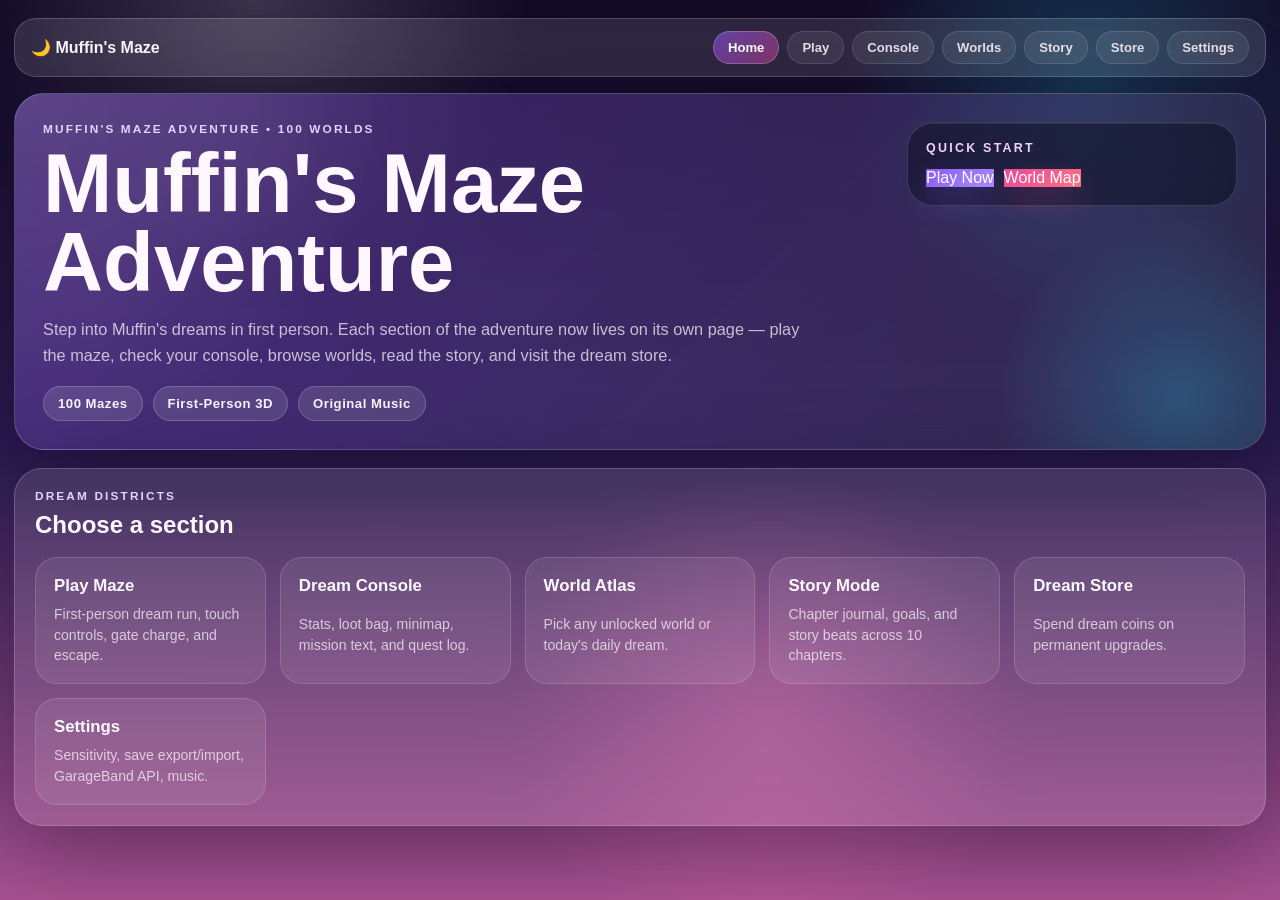
<file: index.html>
<!doctype html>
<html lang="en">
  <head>
    <meta charset="UTF-8">
    <meta name="viewport" content="width=device-width,initial-scale=1,viewport-fit=cover">
    <meta name="theme-color" content="#140b27">
    <meta name="description" content="Muffin's Maze Adventure — first-person dream maze with 100 worlds.">
    <title>Muffin's Maze Adventure — Home</title>
    <link rel="icon" href="data:image/svg+xml,%3Csvg xmlns='http://www.w3.org/2000/svg' viewBox='0 0 64 64'%3E%3Ctext y='50' font-size='46'%3E%F0%9F%8C%99%3C/text%3E%3C/svg%3E">
    <link rel="stylesheet" href="./styles.css">
    <link rel="manifest" href="./manifest.json">
  </head>
  <body data-page="home">
    <main class="experience-shell">
      <section class="hero-panel">
        <div class="hero-copy-block">
          <p class="eyebrow">Muffin's Maze Adventure • 100 Worlds</p>
          <h1>Muffin's Maze Adventure</h1>
          <p class="hero-copy">
            Step into Muffin's dreams in first person. Each section of the adventure
            now lives on its own page — play the maze, check your console, browse worlds,
            read the story, and visit the dream store.
          </p>
          <div class="hero-feature-row">
            <span class="hero-pill">100 Mazes</span>
            <span class="hero-pill">First-Person 3D</span>
            <span class="hero-pill">Original Music</span>
          </div>
        </div>
        <div class="hero-menu-card">
          <p class="menu-label">Quick start</p>
          <div class="hero-actions">
            <a class="primary" href="./play.html" style="text-align:center;display:inline-block;text-decoration:none">Play Now</a>
            <a class="secondary" href="./worlds.html" style="text-align:center;display:inline-block;text-decoration:none">World Map</a>
          </div>
        </div>
      </section>

      <section class="page-panel glass">
        <p class="eyebrow">Dream districts</p>
        <h2>Choose a section</h2>
        <div class="hub-grid">
          <a class="hub-card" href="./play.html">
            <strong>Play Maze</strong>
            <span>First-person dream run, touch controls, gate charge, and escape.</span>
          </a>
          <a class="hub-card" href="./console.html">
            <strong>Dream Console</strong>
            <span>Stats, loot bag, minimap, mission text, and quest log.</span>
          </a>
          <a class="hub-card" href="./worlds.html">
            <strong>World Atlas</strong>
            <span>Pick any unlocked world or today's daily dream.</span>
          </a>
          <a class="hub-card" href="./story.html">
            <strong>Story Mode</strong>
            <span>Chapter journal, goals, and story beats across 10 chapters.</span>
          </a>
          <a class="hub-card" href="./store.html">
            <strong>Dream Store</strong>
            <span>Spend dream coins on permanent upgrades.</span>
          </a>
          <a class="hub-card" href="./settings.html">
            <strong>Settings</strong>
            <span>Sensitivity, save export/import, GarageBand API, music.</span>
          </a>
        </div>
      </section>
    </main>
    <script src="./js/site-nav.js"></script>
  </body>
</html>
</file>
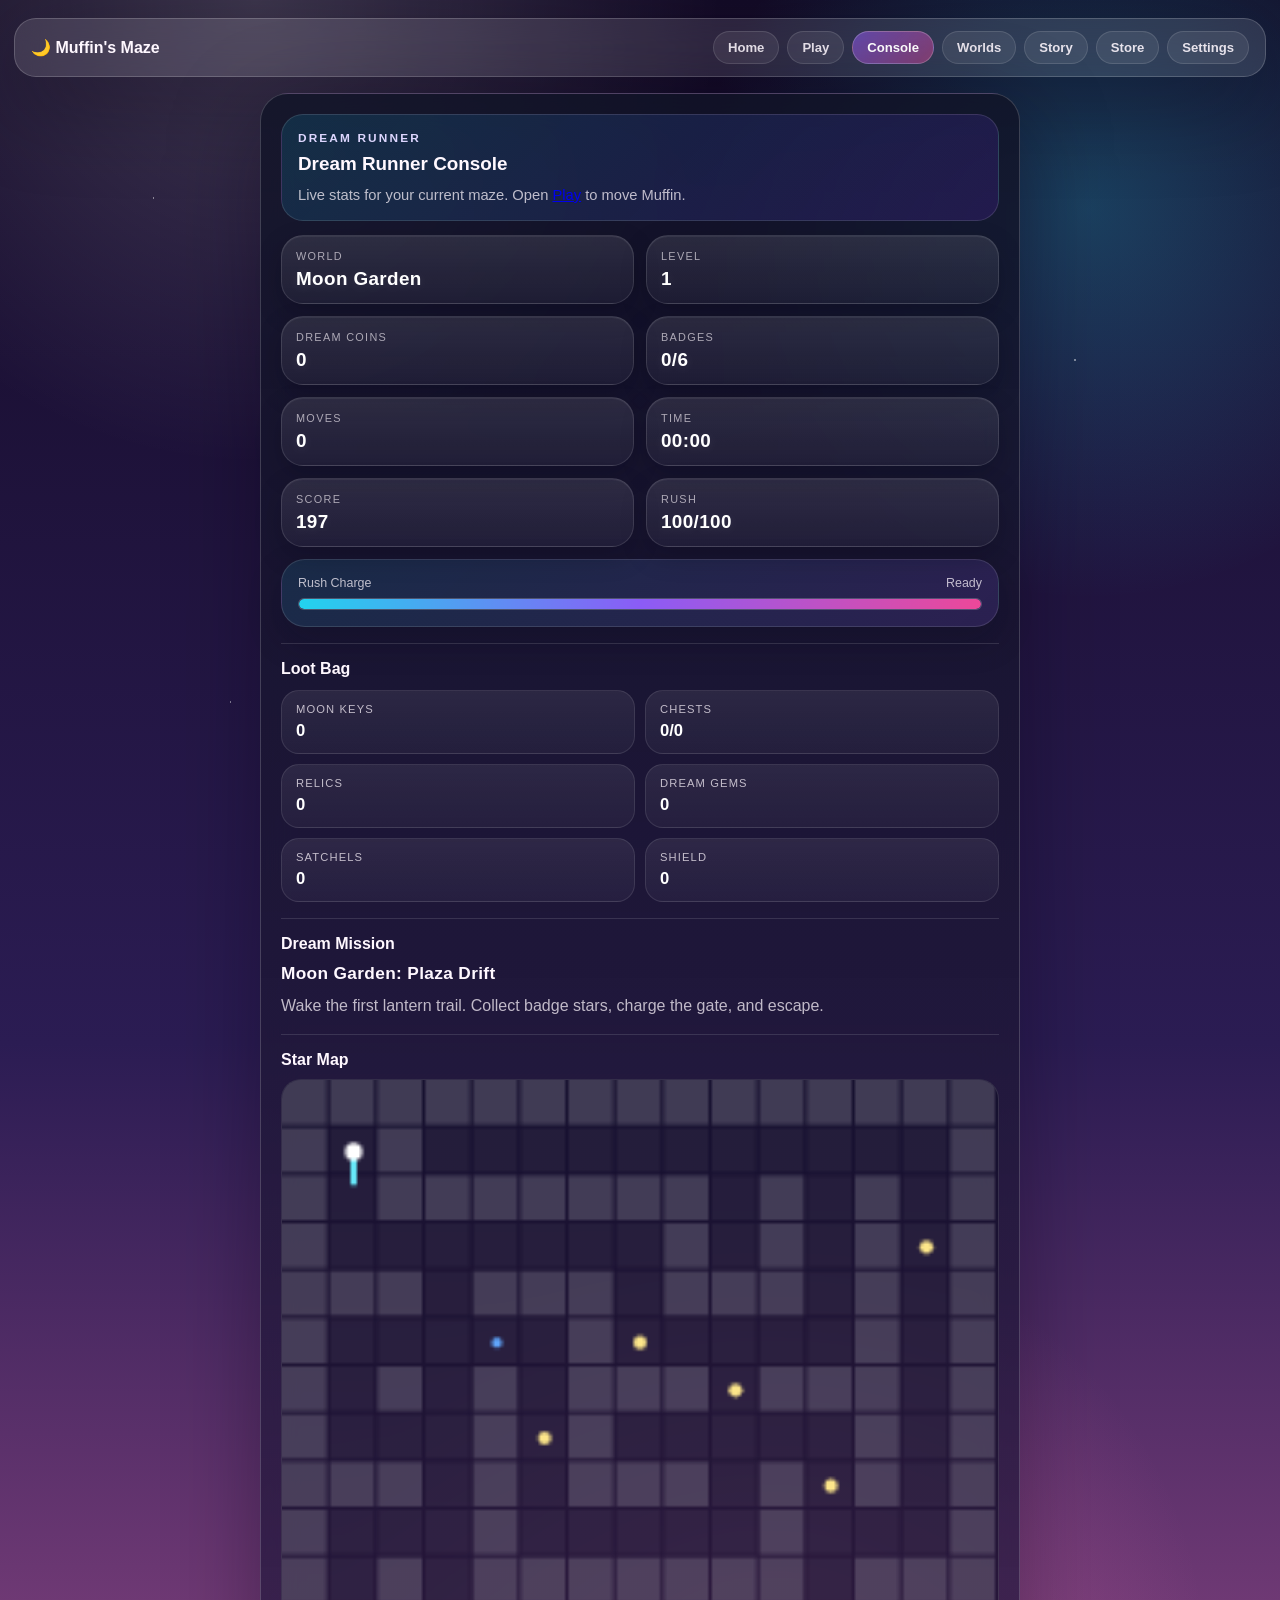
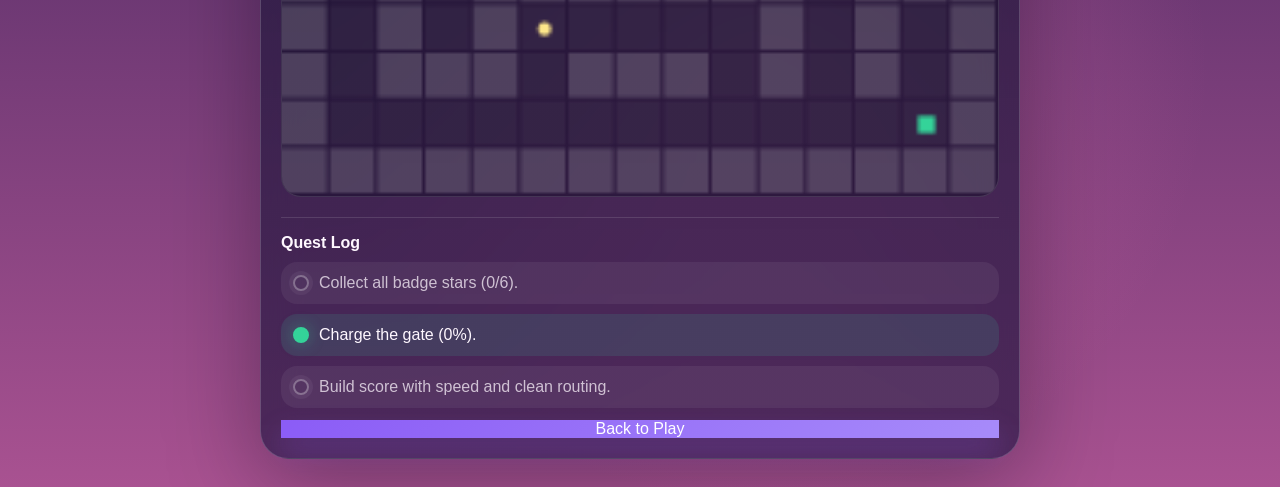
<file: console.html>
<!doctype html>
<html lang="en">
  <head>
    <meta charset="UTF-8">
    <meta name="viewport" content="width=device-width,initial-scale=1,viewport-fit=cover">
    <meta name="theme-color" content="#140b27">
    <title>Console — Muffin's Maze Adventure</title>
    <link rel="stylesheet" href="./styles.css">
  </head>
  <body data-page="console">
    <main class="experience-shell">
      <section class="page-panel glass side-panel" style="max-width:760px;margin:0 auto">
        <div class="menu-banner">
          <p class="eyebrow">Dream Runner</p>
          <h2>Dream Runner Console</h2>
          <p class="menu-banner-copy">Live stats for your current maze. Open <a href="./play.html">Play</a> to move Muffin.</p>
        </div>
        <div class="stat-grid">
          <div class="stat-card"><span>World</span><strong id="worldLabel">—</strong></div>
          <div class="stat-card"><span>Level</span><strong id="levelLabel">1</strong></div>
          <div class="stat-card"><span>Dream Coins</span><strong id="coinsLabel">0</strong></div>
          <div class="stat-card"><span>Badges</span><strong id="badgesLabel">0/0</strong></div>
          <div class="stat-card"><span>Moves</span><strong id="movesLabel">0</strong></div>
          <div class="stat-card"><span>Time</span><strong id="timerLabel">00:00</strong></div>
          <div class="stat-card"><span>Score</span><strong id="scoreLabel">0</strong></div>
          <div class="stat-card"><span>Rush</span><strong id="rushLabel">100%</strong></div>
        </div>
        <div class="meter-card">
          <div class="meter-meta"><span>Rush Charge</span><span id="rushMeta">Ready</span></div>
          <div class="meter-track"><div id="rushFill" class="meter-fill"></div></div>
        </div>
        <div class="panel-block">
          <h2>Loot Bag</h2>
          <div class="inventory-grid">
            <div class="inventory-card"><span>Moon Keys</span><strong id="keyLabel">0</strong></div>
            <div class="inventory-card"><span>Chests</span><strong id="chestLabel">0</strong></div>
            <div class="inventory-card"><span>Relics</span><strong id="relicLabel">0</strong></div>
            <div class="inventory-card"><span>Dream Gems</span><strong id="gemLabel">0</strong></div>
            <div class="inventory-card"><span>Satchels</span><strong id="satchelLabel">0</strong></div>
            <div class="inventory-card"><span>Shield</span><strong id="shieldLabel">0</strong></div>
          </div>
        </div>
        <div class="panel-block">
          <h2>Dream Mission</h2>
          <p id="missionTitle" class="mission-title">—</p>
          <p id="message" class="message">—</p>
        </div>
        <div class="panel-block">
          <h2>Star Map</h2>
          <canvas id="minimap" width="220" height="220" aria-label="Minimap"></canvas>
        </div>
        <div class="panel-block">
          <h2>Quest Log</h2>
          <ul class="quest-list">
            <li id="questStars" class="quest-item">Collect all badge stars.</li>
            <li id="questDoor" class="quest-item">Charge the gate.</li>
            <li id="questClear" class="quest-item">Escape with a strong score.</li>
          </ul>
        </div>
        <a class="primary panel-button" href="./play.html" style="display:block;text-align:center;text-decoration:none">Back to Play</a>
      </section>
    </main>
    <script src="./js/site-nav.js"></script>
    <script src="./js/app-stubs.js"></script>
    <script src="./app.js"></script>
  </body>
</html>
</file>
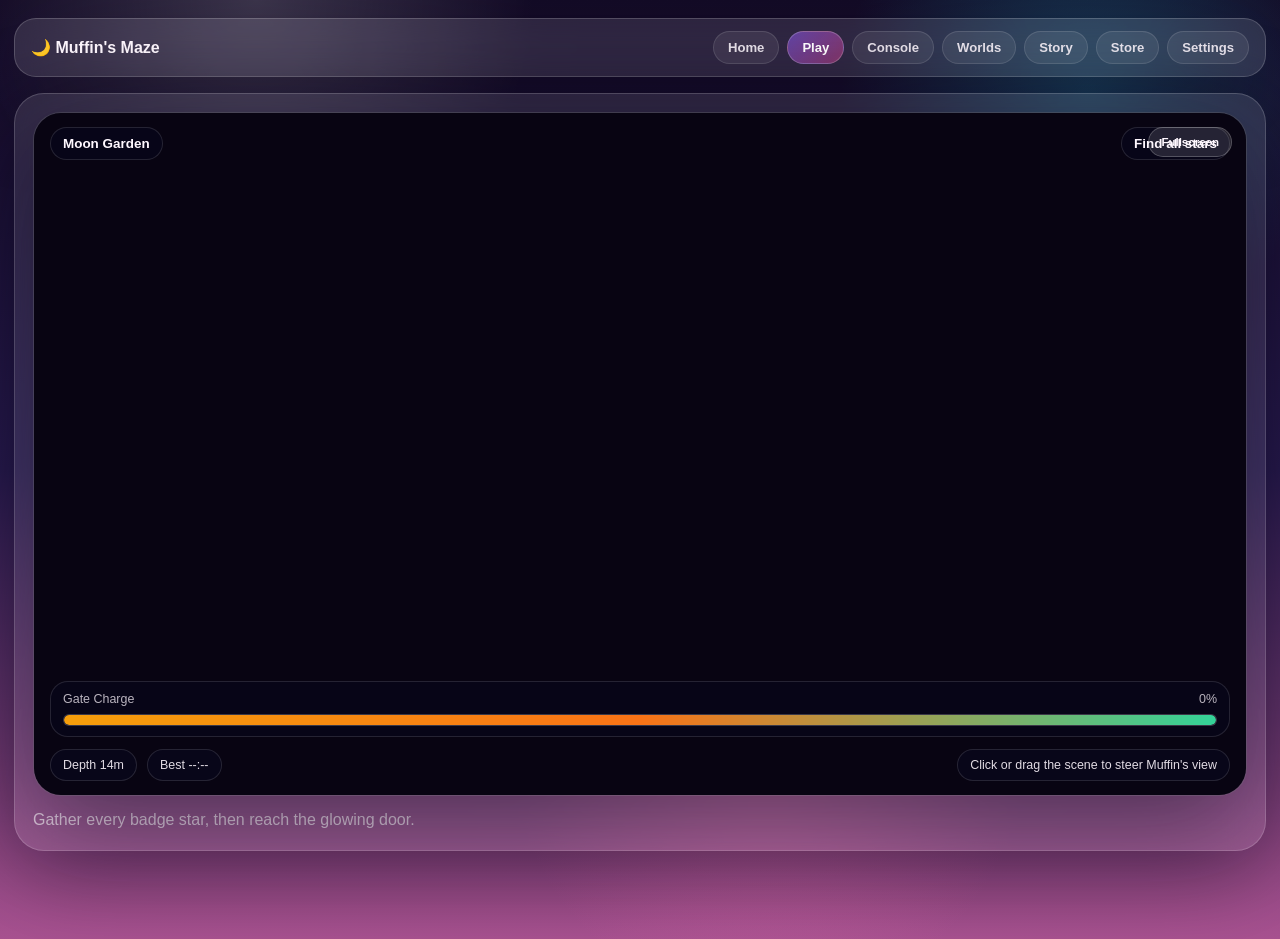
<file: play.html>
<!doctype html>
<html lang="en">
  <head>
    <meta charset="UTF-8">
    <meta name="viewport" content="width=device-width,initial-scale=1,viewport-fit=cover,maximum-scale=1,user-scalable=no">
    <meta name="mobile-web-app-capable" content="yes">
    <meta name="theme-color" content="#140b27">
    <title>Play — Muffin's Maze Adventure</title>
    <link rel="icon" href="data:image/svg+xml,%3Csvg xmlns='http://www.w3.org/2000/svg' viewBox='0 0 64 64'%3E%3Ctext y='50' font-size='46'%3E%F0%9F%8C%99%3C/text%3E%3C/svg%3E">
    <link rel="stylesheet" href="./styles.css">
    <link rel="manifest" href="./manifest.json">
  </head>
  <body data-page="play" class="play-focus">
    <main class="experience-shell">
      <nav class="mobile-quick-bar" aria-label="Mobile quick actions">
        <a class="primary" href="./play.html">Play</a>
        <a class="ghost" href="./console.html">Console</a>
        <button type="button" id="mobileHintBtn" class="secondary">Hint</button>
      </nav>

      <section id="worldStage" class="world-stage glass">
        <div class="scene-banner">
          <div>
            <p class="eyebrow">First-Person Dream Run</p>
            <h2 class="scene-title">Walk inside the maze</h2>
          </div>
          <p class="scene-copy">Collect badge stars, charge the gate, and escape.</p>
        </div>

        <div id="viewportShell" class="viewport-shell">
          <canvas id="view" width="1280" height="720" aria-label="3D dream world"></canvas>
          <div id="introBanner" class="intro-banner hidden">
            <p class="eyebrow">World Loaded</p>
            <strong id="introTitle">Moon Garden</strong>
            <span id="introSubtitle">Collect stars, charge the gate, and escape.</span>
          </div>
          <div class="hud-strip">
            <span id="worldChip">Moon Garden</span>
            <span id="objectiveChip">Find all stars</span>
          </div>
          <div class="scene-readout">
            <span id="depthChip">Depth 14m</span>
            <span id="bestChip">Best --:--</span>
          </div>
          <div class="door-charge">
            <div class="meter-meta">
              <span>Gate Charge</span>
              <span id="doorChargeLabel">0%</span>
            </div>
            <div class="meter-track">
              <div id="doorChargeFill" class="meter-fill door-fill"></div>
            </div>
          </div>
          <div class="drag-tip" id="dragTip">Drag to steer Muffin's view</div>
          <button type="button" id="fullscreenBtn" class="fullscreen-btn ghost">Fullscreen</button>
          <div class="viewport-controls" aria-label="Touch movement controls">
            <p class="look-hint">Drag here to look</p>
            <div id="lookZone" class="look-zone" aria-hidden="true"></div>
            <div class="move-cluster">
              <button type="button" class="control-btn" data-control="forward" aria-label="Forward">▲</button>
              <div class="move-row">
                <button type="button" class="control-btn" data-control="left" aria-label="Left">◀</button>
                <button type="button" class="control-btn" data-control="backward" aria-label="Back">▼</button>
                <button type="button" class="control-btn" data-control="right" aria-label="Right">▶</button>
              </div>
            </div>
            <div class="strafe-cluster">
              <button type="button" class="control-btn wide" data-control="strafe-left" aria-label="Strafe left">◖</button>
              <button type="button" class="control-btn wide" data-control="strafe-right" aria-label="Strafe right">◗</button>
            </div>
            <button type="button" class="control-btn sprint-btn" data-control="sprint" aria-label="Rush">Rush</button>
          </div>
          <div id="toastFeed" class="toast-feed" aria-live="polite"></div>
        </div>

        <div class="touch-pad" aria-label="Movement pad">
          <div class="touch-group">
            <button type="button" data-control="forward">Forward</button>
            <div class="touch-row">
              <button type="button" data-control="left">Turn Left</button>
              <button type="button" data-control="backward">Back</button>
              <button type="button" data-control="right">Turn Right</button>
            </div>
          </div>
          <div class="touch-group touch-row">
            <button type="button" data-control="strafe-left">Drift Left</button>
            <button type="button" data-control="sprint">Rush</button>
            <button type="button" data-control="strafe-right">Drift Right</button>
          </div>
        </div>

        <p id="message" class="message" style="margin-top:12px">Gather every badge star, then reach the glowing door.</p>
      </section>
    </main>

    <div id="levelModal" class="level-modal hidden" aria-hidden="true">
      <div class="modal-card">
        <p class="eyebrow">Dream cleared</p>
        <h2 id="modalTitle">Moon Garden Complete</h2>
        <p id="modalSummary" class="modal-copy">Muffin gathered every star and opened the next dream door.</p>
        <div class="modal-stats">
          <div><span>Time</span><strong id="modalTime">00:00</strong></div>
          <div><span>Moves</span><strong id="modalMoves">0</strong></div>
          <div><span>Bonus</span><strong id="modalBonus">+0</strong></div>
          <div><span>Score</span><strong id="modalScore">0</strong></div>
          <div><span>Rank</span><strong id="modalRank">B</strong></div>
        </div>
        <div class="modal-actions">
          <button type="button" id="modalShareBtn" class="secondary">Share Result</button>
          <button id="continueBtn" class="primary">Enter Next Dream</button>
        </div>
      </div>
    </div>

    <div id="tutorialOverlay" class="tutorial-overlay hidden" aria-hidden="true">
      <div class="tutorial-card glass">
        <p class="eyebrow">First Dream</p>
        <h2>How to play</h2>
        <div id="tutorialStep" class="tutorial-step"></div>
        <div class="tutorial-actions">
          <button type="button" id="tutorialSkipBtn" class="ghost">Skip</button>
          <button type="button" id="tutorialNextBtn" class="primary">Next</button>
        </div>
      </div>
    </div>

    <div id="storeModal" class="level-modal hidden" aria-hidden="true"></div>
    <div id="storyModal" class="level-modal hidden" aria-hidden="true"></div>
    <div id="worldPickerModal" class="level-modal hidden" aria-hidden="true"></div>

    <script src="./js/site-nav.js"></script>
    <script src="./js/audio-manager.js"></script>
    <script src="./js/garageband-api-client.js"></script>
    <script src="./app.js"></script>
    <script src="./js/game-plus.js"></script>
  </body>
</html>
</file>
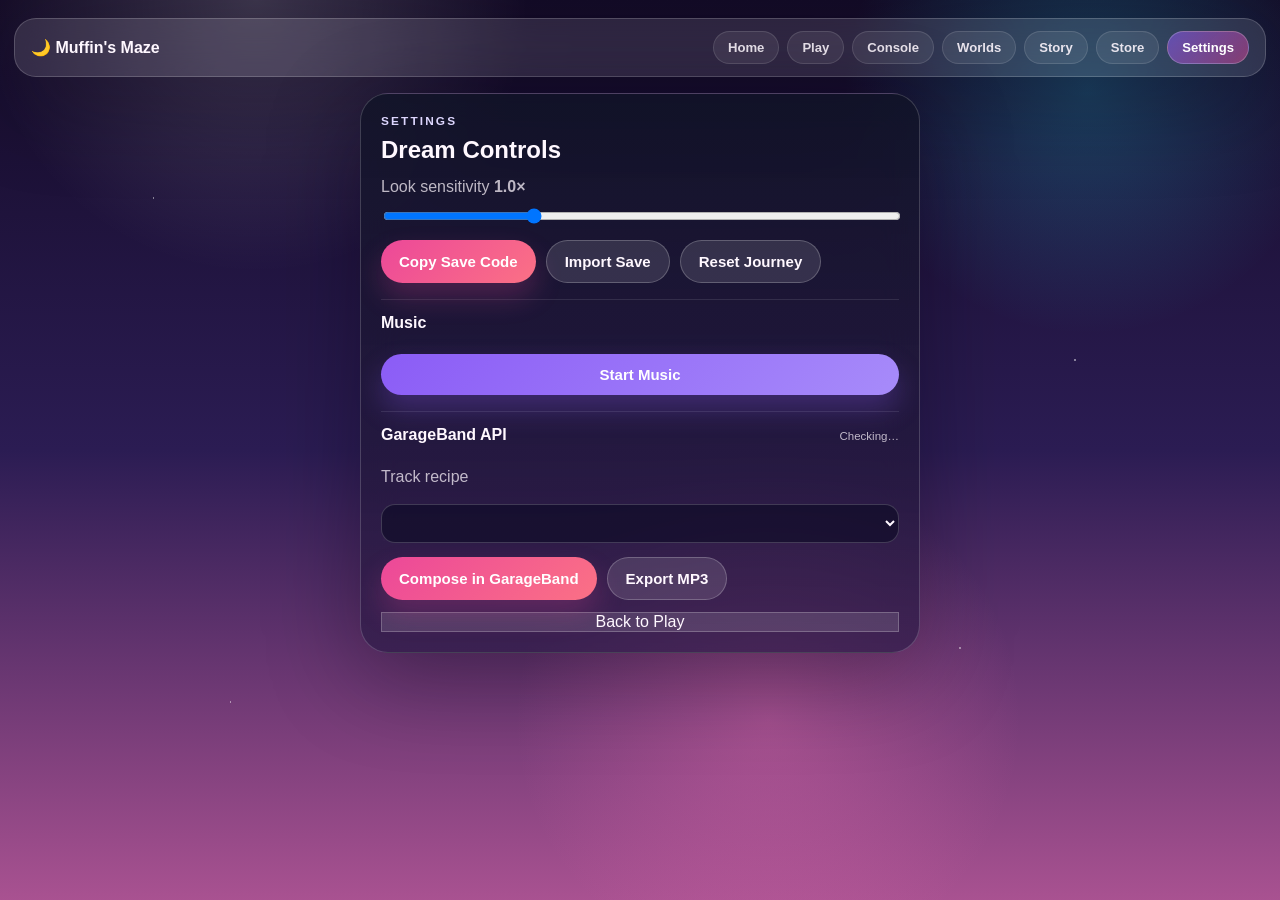
<file: settings.html>
<!doctype html>
<html lang="en">
  <head>
    <meta charset="UTF-8">
    <meta name="viewport" content="width=device-width,initial-scale=1,viewport-fit=cover">
    <meta name="theme-color" content="#140b27">
    <title>Settings — Muffin's Maze Adventure</title>
    <link rel="stylesheet" href="./styles.css">
  </head>
  <body data-page="settings">
    <main class="experience-shell">
      <section class="page-panel glass side-panel" style="max-width:560px;margin:0 auto">
        <p class="eyebrow">Settings</p>
        <h2>Dream Controls</h2>
        <label class="settings-row">
          <span>Look sensitivity <strong id="lookSensitivityValue">1.0×</strong></span>
          <input id="lookSensitivity" type="range" min="0.6" max="2" step="0.1" value="1">
        </label>
        <div class="settings-actions">
          <button type="button" id="exportSaveBtn" class="secondary">Copy Save Code</button>
          <button type="button" id="importSaveBtn" class="ghost">Import Save</button>
          <input id="importSaveInput" type="file" accept="application/json,.json" hidden>
          <button type="button" id="resetBtn" class="ghost">Reset Journey</button>
        </div>
        <div class="panel-block settings-music-api">
          <h2>Music</h2>
          <button id="musicBtn" class="primary panel-button">Start Music</button>
        </div>
        <div class="panel-block settings-music-api">
          <div class="mini-header">
            <h2>GarageBand API</h2>
            <span id="gbApiStatus" class="tiny-note">Checking…</span>
          </div>
          <label class="settings-row">
            <span>Track recipe</span>
            <select id="gbRecipeSelect"></select>
          </label>
          <div class="settings-actions">
            <button type="button" id="gbComposeBtn" class="secondary">Compose in GarageBand</button>
            <button type="button" id="gbExportBtn" class="ghost">Export MP3</button>
          </div>
        </div>
        <a class="ghost panel-button" href="./play.html" style="display:block;text-align:center;text-decoration:none">Back to Play</a>
      </section>
    </main>
    <script src="./js/site-nav.js"></script>
    <script src="./js/app-stubs.js"></script>
    <script src="./js/audio-manager.js"></script>
    <script src="./js/garageband-api-client.js"></script>
    <script src="./app.js"></script>
    <script src="./js/game-plus.js"></script>
  </body>
</html>
</file>
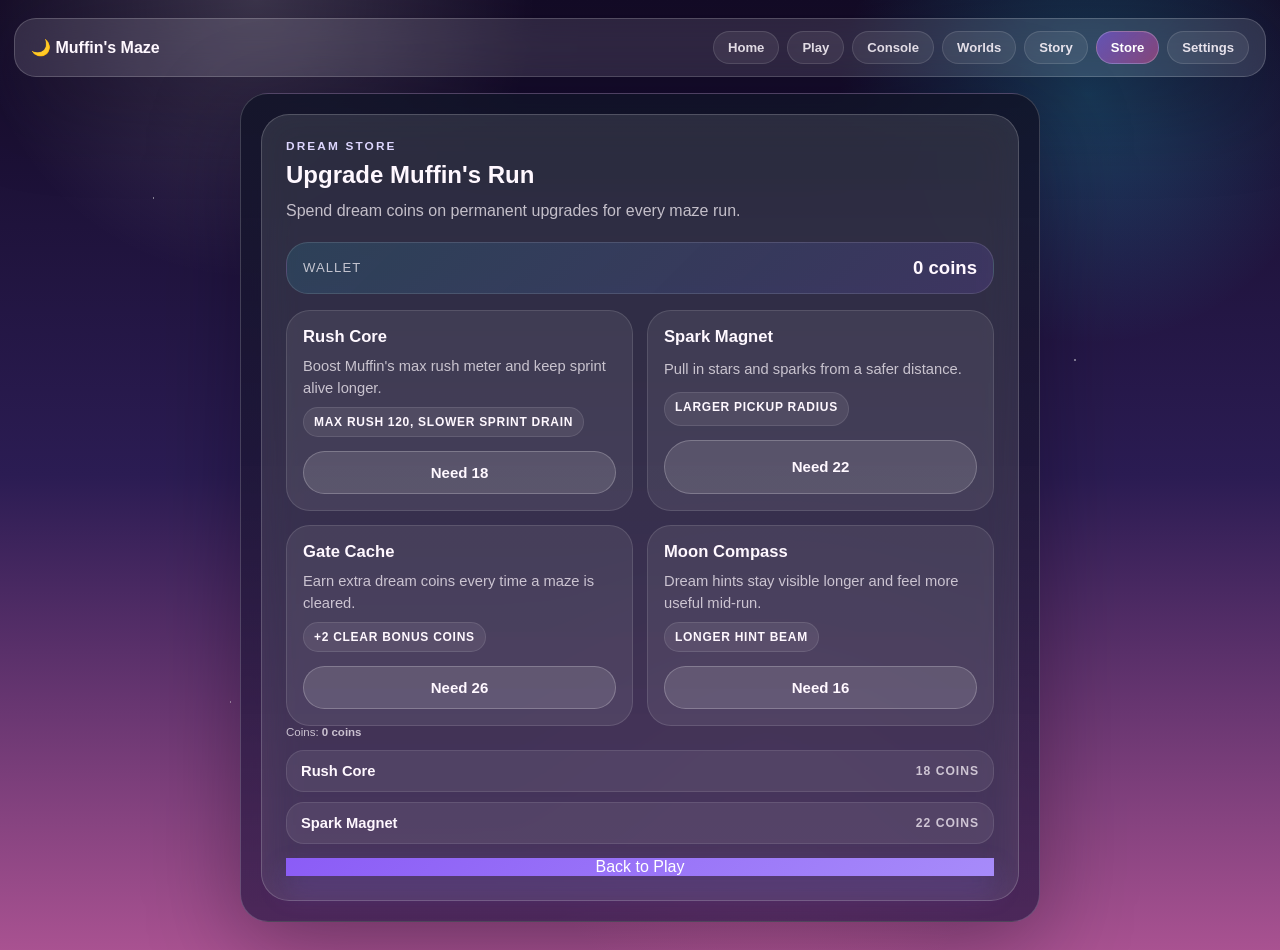
<file: store.html>
<!doctype html>
<html lang="en">
  <head>
    <meta charset="UTF-8">
    <meta name="viewport" content="width=device-width,initial-scale=1,viewport-fit=cover">
    <meta name="theme-color" content="#140b27">
    <title>Store — Muffin's Maze Adventure</title>
    <link rel="stylesheet" href="./styles.css">
  </head>
  <body data-page="store">
    <main class="experience-shell">
      <section class="page-panel glass store-page side-panel" style="max-width:800px;margin:0 auto">
        <div id="storeModal">
          <div class="modal-card store-modal-card">
            <p class="eyebrow">Dream Store</p>
            <h2>Upgrade Muffin's Run</h2>
            <p class="modal-copy">Spend dream coins on permanent upgrades for every maze run.</p>
            <div class="store-wallet">
              <span>Wallet</span>
              <strong id="storeWalletLabel">0 coins</strong>
            </div>
            <div id="storeGrid" class="store-grid"></div>
            <p class="tiny-note">Coins: <strong id="storeCoinsLabel">0</strong></p>
            <div id="storePreview" class="store-preview-list"></div>
            <a class="primary panel-button" href="./play.html" style="display:block;text-align:center;text-decoration:none;margin-top:14px">Back to Play</a>
          </div>
        </div>
      </section>
    </main>
    <script src="./js/site-nav.js"></script>
    <script src="./js/app-stubs.js"></script>
    <script src="./app.js"></script>
    <script src="./js/game-plus.js"></script>
  </body>
</html>
</file>
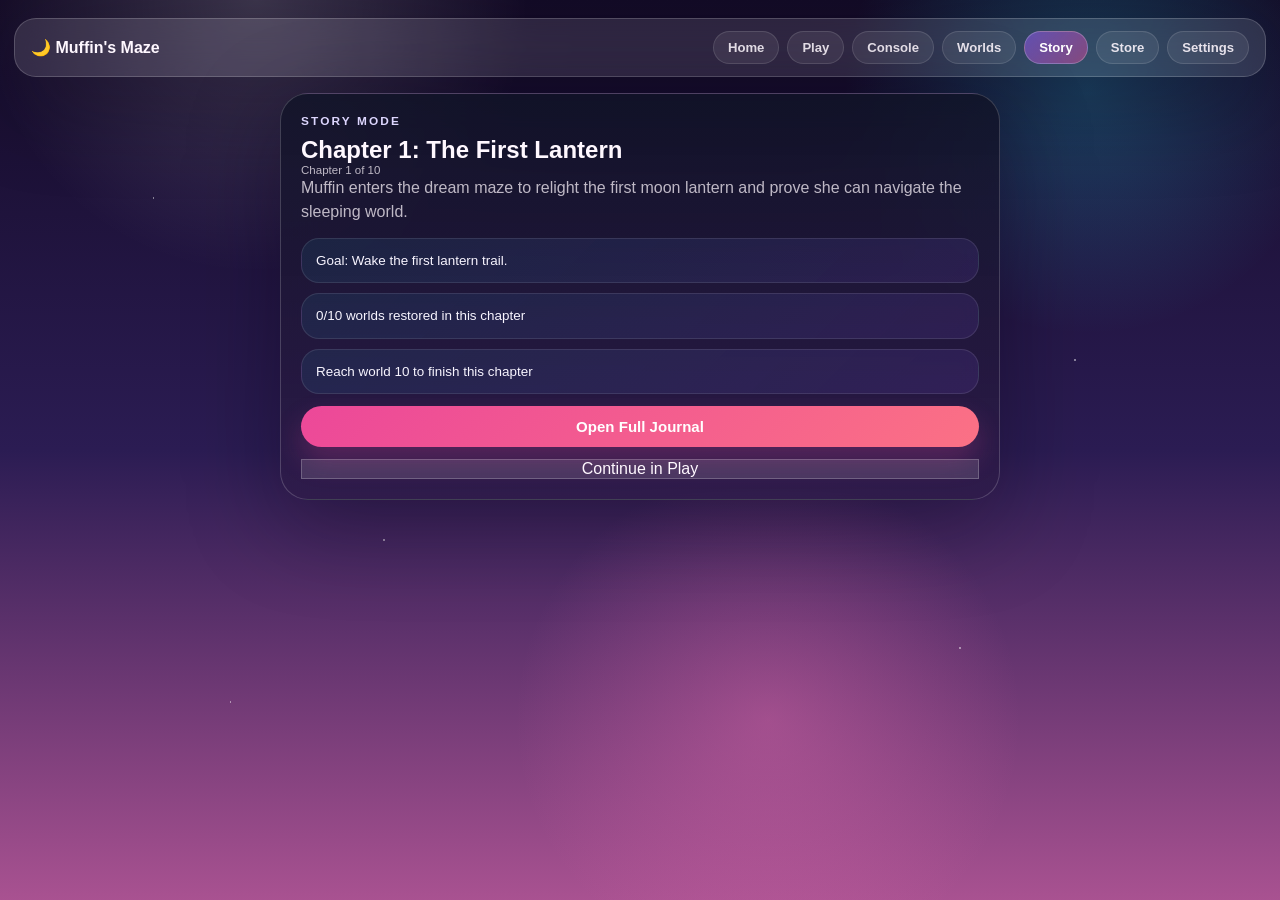
<file: story.html>
<!doctype html>
<html lang="en">
  <head>
    <meta charset="UTF-8">
    <meta name="viewport" content="width=device-width,initial-scale=1,viewport-fit=cover">
    <meta name="theme-color" content="#140b27">
    <title>Story — Muffin's Maze Adventure</title>
    <link rel="stylesheet" href="./styles.css">
  </head>
  <body data-page="story">
    <main class="experience-shell">
      <section class="page-panel glass side-panel" style="max-width:720px;margin:0 auto">
        <p class="eyebrow">Story Mode</p>
        <h2 id="storyChapterLabel">Chapter 1</h2>
        <p id="storyProgressLabel" class="tiny-note">Chapter 1 of 10</p>
        <p id="storySummary" class="message">—</p>
        <div id="storyBeatList" class="story-beat-list"></div>
        <button type="button" id="openStoryPanelBtn" class="secondary panel-button">Open Full Journal</button>
        <a class="ghost panel-button" href="./play.html" style="display:block;text-align:center;text-decoration:none">Continue in Play</a>
      </section>
    </main>

    <div id="storyModal" class="level-modal hidden" aria-hidden="true">
      <div class="modal-card story-modal-card">
        <div class="story-modal-header">
          <div>
            <p id="storyModalEyebrow" class="eyebrow">Story Journal</p>
            <h2 id="storyModalTitle">—</h2>
          </div>
          <button id="closeStoryBtn" class="ghost">Close</button>
        </div>
        <p id="storyModalBody" class="modal-copy">—</p>
        <div class="story-journal-grid">
          <div class="story-journal-card"><span>Goal</span><strong id="storyModalGoal">—</strong></div>
          <div class="story-journal-card"><span>Progress</span><strong id="storyModalProgress">—</strong></div>
        </div>
        <a id="storyModalContinueBtn" class="primary" href="./play.html" style="display:block;text-align:center;text-decoration:none">Back To Play</a>
      </div>
    </div>

    <script src="./js/site-nav.js"></script>
    <script src="./js/app-stubs.js"></script>
    <script src="./app.js"></script>
    <script src="./js/game-plus.js"></script>
  </body>
</html>
</file>
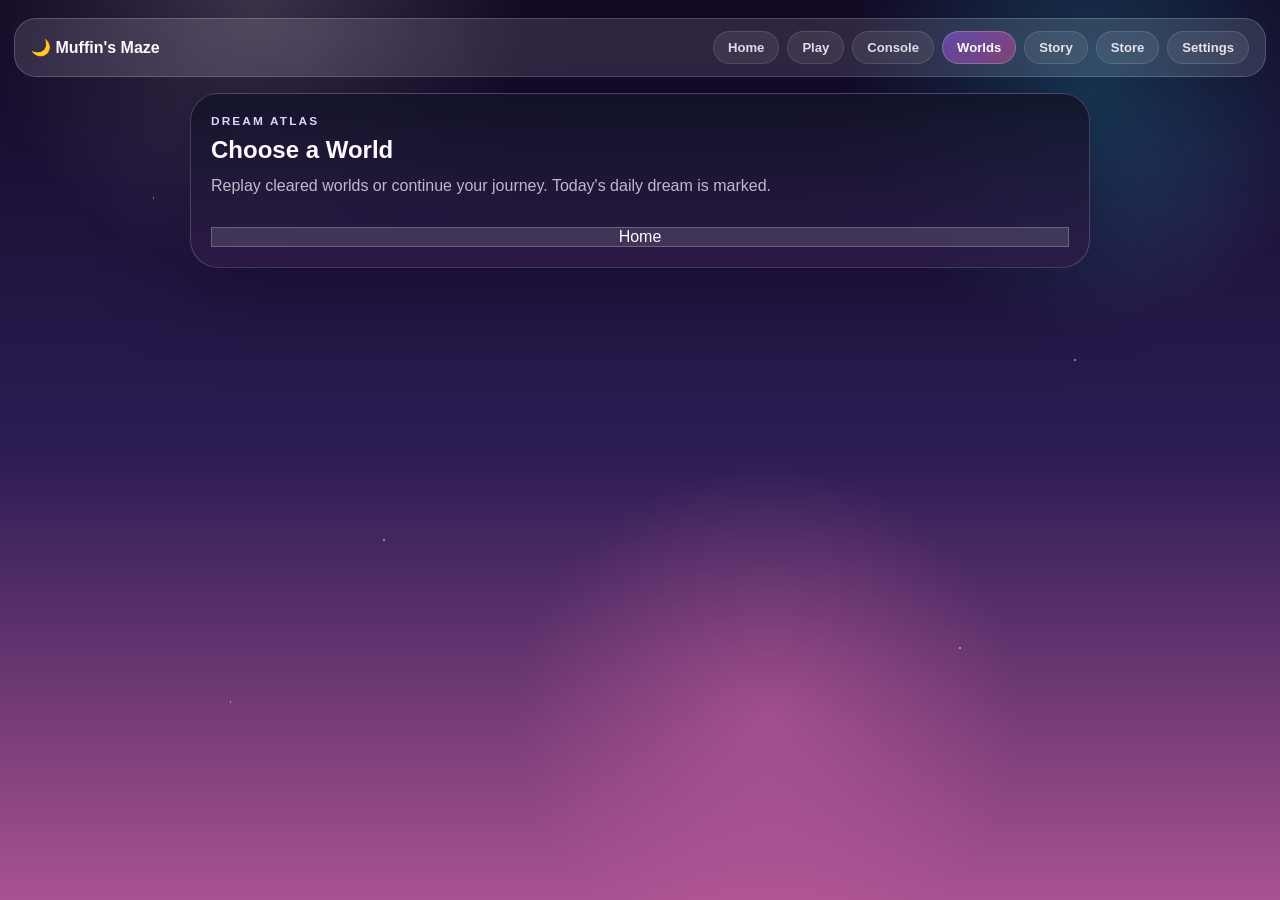
<file: worlds.html>
<!doctype html>
<html lang="en">
  <head>
    <meta charset="UTF-8">
    <meta name="viewport" content="width=device-width,initial-scale=1,viewport-fit=cover">
    <meta name="theme-color" content="#140b27">
    <title>Worlds — Muffin's Maze Adventure</title>
    <link rel="stylesheet" href="./styles.css">
  </head>
  <body data-page="worlds">
    <main class="experience-shell">
      <section class="page-panel glass worlds-page side-panel" style="max-width:900px;margin:0 auto">
        <p class="eyebrow">Dream Atlas</p>
        <h2>Choose a World</h2>
        <p class="modal-copy">Replay cleared worlds or continue your journey. Today's daily dream is marked.</p>
        <div id="worldGrid" class="world-grid"></div>
        <a class="ghost panel-button" href="./index.html" style="display:block;text-align:center;text-decoration:none;margin-top:14px">Home</a>
      </section>
    </main>
    <script src="./js/site-nav.js"></script>
    <script src="./js/app-stubs.js"></script>
    <script src="./app.js"></script>
    <script src="./js/game-plus.js"></script>
  </body>
</html>
</file>
<file: styles.css>
:root {
  --bg-top: #140b27;
  --bg-mid: #2b1c53;
  --bg-bottom: #f472b6;
  --glass: rgba(255, 255, 255, 0.11);
  --glass-line: rgba(255, 255, 255, 0.18);
  --text: #fff8ff;
  --muted: rgba(255, 248, 255, 0.72);
  --accent: #8b5cf6;
  --accent-2: #ec4899;
  --accent-3: #22d3ee;
  --good: #34d399;
  --shadow: rgba(7, 4, 20, 0.36);
}

* {
  box-sizing: border-box;
}

html {
  -webkit-text-size-adjust: 100%;
}

body {
  margin: 0;
  min-height: 100vh;
  min-height: 100dvh;
  overscroll-behavior-y: none;
  padding:
    env(safe-area-inset-top)
    env(safe-area-inset-right)
    env(safe-area-inset-bottom)
    env(safe-area-inset-left);
  font-family: "Trebuchet MS", "Avenir Next", sans-serif;
  color: var(--text);
  background:
    radial-gradient(circle at 20% 0%, rgba(255, 255, 255, 0.18), transparent 20%),
    radial-gradient(circle at 85% 10%, rgba(34, 211, 238, 0.25), transparent 18%),
    radial-gradient(circle at 60% 80%, rgba(244, 114, 182, 0.35), transparent 24%),
    linear-gradient(180deg, var(--bg-top), var(--bg-mid) 50%, var(--bg-bottom) 130%);
}

body::before {
  content: "";
  position: fixed;
  inset: 0;
  pointer-events: none;
  opacity: 0.45;
  background-image:
    radial-gradient(circle at 12% 22%, #fff 0 1px, transparent 1px),
    radial-gradient(circle at 30% 60%, #fff 0 1px, transparent 1px),
    radial-gradient(circle at 42% 18%, #fff 0 1px, transparent 1px),
    radial-gradient(circle at 61% 28%, #fff 0 1px, transparent 1px),
    radial-gradient(circle at 84% 40%, #fff 0 1px, transparent 1px),
    radial-gradient(circle at 75% 72%, #fff 0 1px, transparent 1px),
    radial-gradient(circle at 18% 78%, #fff 0 1px, transparent 1px);
}

.experience-shell {
  width: min(1380px, calc(100% - 28px));
  margin: 0 auto;
  padding: 18px 0 calc(28px + env(safe-area-inset-bottom));
}

.mobile-quick-bar {
  display: none;
}

.glass,
.hero-panel,
.modal-card {
  backdrop-filter: blur(18px);
  background: var(--glass);
  border: 1px solid var(--glass-line);
  box-shadow: 0 22px 90px var(--shadow);
}

.hero-panel {
  border-radius: 30px;
  padding: 28px;
  display: flex;
  justify-content: space-between;
  gap: 24px;
  align-items: flex-start;
  margin-bottom: 18px;
  position: relative;
  overflow: hidden;
  background:
    radial-gradient(circle at top left, rgba(255, 255, 255, 0.14), transparent 28%),
    linear-gradient(135deg, rgba(91, 33, 182, 0.42), rgba(17, 24, 39, 0.34)),
    var(--glass);
}

.hero-panel::after {
  content: "";
  position: absolute;
  inset: auto -10% -45% auto;
  width: 420px;
  height: 420px;
  border-radius: 50%;
  background: radial-gradient(circle, rgba(34, 211, 238, 0.24), transparent 62%);
  pointer-events: none;
}

.hero-copy-block {
  position: relative;
  z-index: 1;
  max-width: 780px;
}

.eyebrow {
  margin: 0 0 8px;
  font-size: 0.74rem;
  font-weight: 900;
  text-transform: uppercase;
  letter-spacing: 0.18em;
  color: #ddd6fe;
}

h1,
h2,
p {
  margin: 0;
}

h1 {
  font-size: clamp(2.7rem, 7vw, 5.2rem);
  line-height: 0.95;
}

.hero-copy {
  max-width: 820px;
  margin-top: 14px;
  color: var(--muted);
  font-size: 1.02rem;
  line-height: 1.6;
}

.hero-feature-row {
  display: flex;
  flex-wrap: wrap;
  gap: 10px;
  margin-top: 18px;
}

.hero-pill {
  display: inline-flex;
  align-items: center;
  padding: 9px 14px;
  border-radius: 999px;
  background: rgba(255, 255, 255, 0.12);
  border: 1px solid rgba(255, 255, 255, 0.18);
  color: #f8f5ff;
  font-size: 0.82rem;
  font-weight: 800;
  letter-spacing: 0.04em;
}

.hero-actions {
  display: flex;
  flex-wrap: wrap;
  justify-content: stretch;
  gap: 10px;
}

.hero-menu-card {
  position: relative;
  z-index: 1;
  min-width: 330px;
  max-width: 360px;
  padding: 18px;
  border-radius: 26px;
  background: rgba(8, 10, 26, 0.46);
  border: 1px solid rgba(255, 255, 255, 0.14);
  box-shadow: inset 0 1px 0 rgba(255, 255, 255, 0.08);
}

.menu-glow {
  position: absolute;
  inset: -20px auto auto -12px;
  width: 120px;
  height: 120px;
  border-radius: 50%;
  background: radial-gradient(circle, rgba(244, 114, 182, 0.3), transparent 68%);
  pointer-events: none;
}

.menu-label {
  position: relative;
  margin-bottom: 14px;
  font-size: 0.78rem;
  font-weight: 900;
  letter-spacing: 0.18em;
  text-transform: uppercase;
  color: #f5d0fe;
}

.menu-preview-grid {
  display: grid;
  grid-template-columns: repeat(2, minmax(0, 1fr));
  gap: 10px;
  margin-top: 14px;
}

.menu-preview-card {
  padding: 12px;
  border-radius: 18px;
  background: rgba(255, 255, 255, 0.07);
  border: 1px solid rgba(255, 255, 255, 0.1);
}

.menu-preview-card span {
  display: block;
  margin-bottom: 6px;
  font-size: 0.72rem;
  color: var(--muted);
  text-transform: uppercase;
  letter-spacing: 0.08em;
}

.menu-preview-card strong {
  font-size: 0.96rem;
}

button {
  border: 0;
  border-radius: 999px;
  padding: 12px 18px;
  font-weight: 900;
  font-size: 0.94rem;
  cursor: pointer;
  touch-action: manipulation;
  -webkit-tap-highlight-color: transparent;
  user-select: none;
  transition: transform 0.14s ease, box-shadow 0.14s ease, filter 0.14s ease;
}

button:hover {
  transform: translateY(-1px);
  filter: brightness(1.03);
}

button:active {
  transform: translateY(1px);
}

.primary {
  color: #fff;
  background: linear-gradient(135deg, var(--accent), #a78bfa);
  box-shadow: 0 14px 28px rgba(139, 92, 246, 0.28);
}

.secondary {
  color: #fff;
  background: linear-gradient(135deg, var(--accent-2), #fb7185);
  box-shadow: 0 14px 28px rgba(236, 72, 153, 0.24);
}

.ghost {
  color: var(--text);
  background: rgba(255, 255, 255, 0.12);
  border: 1px solid rgba(255, 255, 255, 0.22);
}

.experience-grid {
  display: grid;
  grid-template-columns: minmax(0, 1.3fr) 340px;
  grid-template-areas: "stage side";
  gap: 18px;
}

.side-panel,
.world-stage {
  border-radius: 30px;
  padding: 18px;
}

.side-panel {
  grid-area: side;
  background:
    linear-gradient(180deg, rgba(11, 14, 34, 0.82), rgba(36, 16, 63, 0.7)),
    var(--glass);
}

.world-stage {
  grid-area: stage;
}

.menu-banner {
  margin-bottom: 14px;
  padding: 16px 16px 14px;
  border-radius: 22px;
  background: linear-gradient(135deg, rgba(14, 116, 144, 0.26), rgba(91, 33, 182, 0.22));
  border: 1px solid rgba(255, 255, 255, 0.12);
}

.menu-banner h2 {
  margin-top: 2px;
  font-size: 1.18rem;
}

.menu-banner-copy {
  margin-top: 10px;
  color: var(--muted);
  line-height: 1.45;
  font-size: 0.92rem;
}

.scene-banner {
  display: flex;
  justify-content: space-between;
  gap: 18px;
  align-items: end;
  margin-bottom: 14px;
}

.scene-title {
  font-size: clamp(1.4rem, 3vw, 2.15rem);
  margin-top: 4px;
}

.scene-copy {
  max-width: 360px;
  color: var(--muted);
  line-height: 1.5;
}

.stat-grid {
  display: grid;
  grid-template-columns: repeat(2, minmax(0, 1fr));
  gap: 12px;
}

.stat-card {
  padding: 14px 14px 13px;
  border-radius: 22px;
  background:
    linear-gradient(180deg, rgba(255, 255, 255, 0.1), rgba(255, 255, 255, 0.04));
  border: 1px solid rgba(255, 255, 255, 0.12);
  box-shadow:
    inset 0 1px 0 rgba(255, 255, 255, 0.06),
    0 10px 26px rgba(4, 5, 18, 0.22);
}

.stat-card span {
  display: block;
  font-size: 0.68rem;
  color: rgba(255, 248, 255, 0.62);
  margin-bottom: 6px;
  text-transform: uppercase;
  letter-spacing: 0.12em;
}

.stat-card strong {
  display: block;
  font-size: 1.18rem;
  letter-spacing: 0.02em;
  color: #ffffff;
  text-shadow: 0 2px 12px rgba(255, 255, 255, 0.1);
}

.meter-card {
  margin-top: 12px;
  padding: 16px;
  border-radius: 24px;
  background:
    linear-gradient(135deg, rgba(34, 211, 238, 0.12), rgba(139, 92, 246, 0.16));
  border: 1px solid rgba(255, 255, 255, 0.12);
  box-shadow: 0 14px 34px rgba(8, 8, 25, 0.24);
}

.meter-meta {
  display: flex;
  justify-content: space-between;
  gap: 12px;
  font-size: 0.78rem;
  color: var(--muted);
  margin-bottom: 8px;
}

.meter-track {
  height: 12px;
  border-radius: 999px;
  overflow: hidden;
  background: rgba(255, 255, 255, 0.1);
  border: 1px solid rgba(255, 255, 255, 0.12);
}

.meter-fill {
  width: 100%;
  height: 100%;
  border-radius: inherit;
  background: linear-gradient(90deg, #22d3ee, #8b5cf6, #ec4899);
  box-shadow: 0 0 18px rgba(139, 92, 246, 0.38);
  transform-origin: left center;
}

.panel-block {
  margin-top: 16px;
  padding-top: 16px;
  border-top: 1px solid rgba(255, 255, 255, 0.12);
}

.panel-block h2 {
  font-size: 1rem;
  margin-bottom: 10px;
}

.character-card {
  display: grid;
  grid-template-columns: 122px 1fr;
  gap: 14px;
  align-items: center;
  padding: 12px;
  border-radius: 24px;
  background: rgba(255, 255, 255, 0.05);
  border: 1px solid rgba(255, 255, 255, 0.08);
}

.character-portrait {
  position: relative;
  aspect-ratio: 1;
  border-radius: 24px;
  overflow: hidden;
  background:
    radial-gradient(circle at 30% 25%, rgba(255, 255, 255, 0.18), transparent 20%),
    linear-gradient(180deg, rgba(34, 211, 238, 0.18), rgba(139, 92, 246, 0.22));
  border: 1px solid rgba(255, 255, 255, 0.14);
}

.portrait-glow {
  position: absolute;
  inset: auto auto 8px 50%;
  width: 86px;
  height: 24px;
  transform: translateX(-50%);
  border-radius: 999px;
  background: rgba(34, 211, 238, 0.25);
  filter: blur(10px);
}

.muffin-avatar {
  position: absolute;
  inset: 10px;
}

.hair,
.face,
.jacket,
.star-clip {
  position: absolute;
}

.hair {
  top: 16px;
  width: 40px;
  height: 40px;
  border-radius: 50%;
  background: #2a1420;
  box-shadow: inset -6px -6px 0 rgba(0, 0, 0, 0.18);
}

.hair-left {
  left: 18px;
}

.hair-right {
  right: 18px;
}

.star-clip {
  top: 25px;
  width: 14px;
  height: 14px;
  background: #fde68a;
  clip-path: polygon(50% 0%, 61% 35%, 100% 35%, 69% 57%, 80% 100%, 50% 73%, 20% 100%, 31% 57%, 0% 35%, 39% 35%);
  box-shadow: 0 0 14px rgba(253, 230, 138, 0.6);
}

.star-clip-left {
  left: 20px;
}

.star-clip-right {
  right: 20px;
}

.face {
  left: 50%;
  top: 28px;
  width: 52px;
  height: 64px;
  transform: translateX(-50%);
  border-radius: 26px 26px 24px 24px;
  background:
    radial-gradient(circle at 35% 46%, #fff 0 2px, transparent 3px),
    radial-gradient(circle at 65% 46%, #fff 0 2px, transparent 3px),
    radial-gradient(circle at 50% 70%, rgba(255, 221, 221, 0.75) 0 9px, transparent 10px),
    linear-gradient(180deg, #8f5c43, #6c402f);
  box-shadow: inset 0 -7px 0 rgba(0, 0, 0, 0.08);
}

.jacket {
  left: 50%;
  bottom: 8px;
  width: 88px;
  height: 56px;
  transform: translateX(-50%);
  border-radius: 28px 28px 18px 18px;
  background:
    linear-gradient(90deg, #22d3ee 0 18%, #4c1d95 18% 50%, #ec4899 50% 82%, #a78bfa 82% 100%);
  box-shadow: inset 0 -10px 0 rgba(0, 0, 0, 0.16);
}

.character-copy {
  display: grid;
  gap: 8px;
}

.character-tags {
  list-style: none;
  margin: 0;
  padding: 0;
  display: flex;
  flex-wrap: wrap;
  gap: 8px;
}

.character-tags li {
  padding: 6px 10px;
  border-radius: 999px;
  font-size: 0.72rem;
  color: var(--text);
  background: rgba(255, 255, 255, 0.09);
  border: 1px solid rgba(255, 255, 255, 0.12);
}

.mission-title {
  font-size: 1.08rem;
  font-weight: 900;
  margin-bottom: 10px;
  letter-spacing: 0.02em;
}

.message {
  color: var(--muted);
  line-height: 1.5;
}

.panel-button {
  margin-top: 12px;
  width: 100%;
}

.store-preview-list {
  display: grid;
  gap: 10px;
  margin-top: 12px;
}

.story-beat-list {
  display: grid;
  gap: 10px;
  margin-top: 14px;
}

.story-beat {
  padding: 12px 14px;
  border-radius: 18px;
  background: linear-gradient(135deg, rgba(34, 211, 238, 0.08), rgba(139, 92, 246, 0.12));
  border: 1px solid rgba(255, 255, 255, 0.1);
  color: #f8f5ff;
  font-size: 0.84rem;
  line-height: 1.45;
}

.story-beat.done {
  background: linear-gradient(135deg, rgba(52, 211, 153, 0.14), rgba(34, 211, 238, 0.14));
  border-color: rgba(52, 211, 153, 0.28);
  box-shadow: 0 0 18px rgba(52, 211, 153, 0.14);
}

.inventory-grid {
  display: grid;
  grid-template-columns: repeat(2, minmax(0, 1fr));
  gap: 10px;
  margin-top: 12px;
}

.inventory-card {
  padding: 12px 14px;
  border-radius: 18px;
  background: linear-gradient(180deg, rgba(255, 255, 255, 0.08), rgba(255, 255, 255, 0.04));
  border: 1px solid rgba(255, 255, 255, 0.1);
}

.inventory-card span {
  display: block;
  margin-bottom: 6px;
  font-size: 0.7rem;
  color: var(--muted);
  text-transform: uppercase;
  letter-spacing: 0.1em;
}

.inventory-card strong {
  display: block;
  font-size: 1.04rem;
  color: #ffffff;
}

.store-preview-card {
  display: flex;
  justify-content: space-between;
  gap: 12px;
  align-items: center;
  padding: 12px 14px;
  border-radius: 18px;
  background: rgba(255, 255, 255, 0.07);
  border: 1px solid rgba(255, 255, 255, 0.1);
}

.store-preview-card strong {
  font-size: 0.92rem;
}

.store-preview-card span {
  color: var(--muted);
  font-size: 0.76rem;
  font-weight: 700;
  text-transform: uppercase;
  letter-spacing: 0.08em;
}

.mini-header {
  display: flex;
  justify-content: space-between;
  gap: 12px;
  align-items: baseline;
  margin-bottom: 10px;
}

.tiny-note {
  color: var(--muted);
  font-size: 0.72rem;
}

#minimap {
  width: 100%;
  border-radius: 20px;
  background: rgba(7, 7, 28, 0.38);
  border: 1px solid rgba(255, 255, 255, 0.12);
}

.tips {
  margin: 0;
  padding-left: 18px;
  color: var(--muted);
  line-height: 1.55;
}

.viewport-shell {
  position: relative;
  overflow: hidden;
  border-radius: 28px;
  border: 1px solid rgba(255, 255, 255, 0.16);
  background: rgba(4, 4, 18, 0.44);
  box-shadow:
    inset 0 1px 0 rgba(255, 255, 255, 0.08),
    0 30px 100px rgba(3, 5, 17, 0.45);
  touch-action: none;
}

#view {
  width: 100%;
  display: block;
  aspect-ratio: 16 / 9;
  background: #080412;
  touch-action: none;
}

.viewport-controls {
  display: none;
}

.look-zone {
  position: absolute;
  inset: 0;
  z-index: 2;
}

.look-hint {
  display: none;
}

.control-btn {
  min-width: 52px;
  min-height: 52px;
  padding: 0;
  border-radius: 18px;
  font-size: 1.15rem;
  line-height: 1;
  background: rgba(8, 8, 32, 0.72);
  color: #fff8ff;
  border: 1px solid rgba(255, 255, 255, 0.2);
  box-shadow: 0 10px 24px rgba(4, 5, 18, 0.35);
}

.control-btn.wide {
  min-width: 64px;
}

.control-btn.sprint-btn {
  min-width: 72px;
  font-size: 0.82rem;
  letter-spacing: 0.06em;
  background: linear-gradient(135deg, rgba(34, 211, 238, 0.35), rgba(139, 92, 246, 0.45));
}

.control-btn:active,
.touch-pad button:active {
  transform: scale(0.96);
  filter: brightness(1.08);
}

.intro-banner {
  position: absolute;
  right: 18px;
  top: 64px;
  left: auto;
  transform: none;
  display: grid;
  gap: 4px;
  text-align: left;
  width: min(300px, calc(100% - 36px));
  padding: 14px 16px;
  border-radius: 24px;
  background: rgba(8, 8, 32, 0.72);
  border: 1px solid rgba(255, 255, 255, 0.16);
  box-shadow: 0 22px 90px rgba(7, 4, 20, 0.45);
  z-index: 4;
  transition: opacity 0.25s ease, transform 0.25s ease;
}

.intro-banner strong {
  font-size: clamp(1rem, 2vw, 1.45rem);
}

.intro-banner span {
  color: var(--muted);
  font-size: 0.85rem;
  line-height: 1.4;
}

.intro-banner.hidden {
  opacity: 0;
  pointer-events: none;
  transform: translateY(-10px);
}

.hud-strip {
  position: absolute;
  left: 16px;
  right: 16px;
  top: 14px;
  display: flex;
  justify-content: space-between;
  gap: 10px;
}

.hud-strip span {
  padding: 8px 12px;
  border-radius: 999px;
  background: rgba(8, 8, 32, 0.44);
  border: 1px solid rgba(255, 255, 255, 0.12);
  font-size: 0.84rem;
  font-weight: 800;
}

.scene-readout {
  position: absolute;
  left: 16px;
  bottom: 14px;
  display: flex;
  gap: 10px;
  flex-wrap: wrap;
  max-width: calc(100% - 32px);
}

.scene-readout span,
.drag-tip {
  padding: 8px 12px;
  border-radius: 999px;
  border: 1px solid rgba(255, 255, 255, 0.12);
  background: rgba(8, 8, 32, 0.5);
  font-size: 0.78rem;
  color: rgba(255, 248, 255, 0.88);
}

.drag-tip {
  position: absolute;
  right: 16px;
  bottom: 14px;
  max-width: min(320px, calc(100% - 32px));
}

.door-charge {
  position: absolute;
  left: 16px;
  right: 16px;
  bottom: 58px;
  padding: 10px 12px;
  border-radius: 18px;
  background: rgba(8, 8, 32, 0.45);
  border: 1px solid rgba(255, 255, 255, 0.12);
}

.door-fill {
  background: linear-gradient(90deg, #f59e0b, #f97316, #34d399);
  box-shadow: 0 0 18px rgba(249, 115, 22, 0.35);
}

.touch-pad {
  display: none;
  margin-top: 16px;
  gap: 12px;
  grid-template-columns: 1fr;
}

.touch-group {
  display: grid;
  gap: 10px;
}

.touch-row {
  display: grid;
  grid-template-columns: repeat(3, minmax(0, 1fr));
  gap: 10px;
}

.touch-pad button {
  min-height: 52px;
  background: rgba(255, 255, 255, 0.12);
  color: var(--text);
  border: 1px solid rgba(255, 255, 255, 0.18);
}

.mobile-tip {
  display: none;
}

.desktop-tip {
  display: list-item;
}

.level-modal {
  position: fixed;
  inset: 0;
  display: grid;
  place-items: center;
  padding: 18px;
  background: rgba(7, 4, 18, 0.58);
  z-index: 50;
}

.level-modal.hidden {
  display: none;
}

.modal-card {
  width: min(520px, 100%);
  border-radius: 28px;
  padding: 24px;
}

.store-modal-card {
  width: min(760px, 100%);
}

.story-modal-card {
  width: min(420px, calc(100vw - 40px));
  margin-left: auto;
  background:
    radial-gradient(circle at top left, rgba(34, 211, 238, 0.14), transparent 24%),
    linear-gradient(135deg, rgba(10, 17, 42, 0.82), rgba(60, 16, 83, 0.76)),
    var(--glass);
  box-shadow: 0 24px 80px rgba(5, 8, 22, 0.45);
}

#storyModal {
  place-items: start end;
  padding: 84px 18px 18px;
  background: rgba(7, 4, 18, 0.18);
}

.story-modal-header {
  display: flex;
  justify-content: space-between;
  gap: 14px;
  align-items: start;
}

.story-journal-grid {
  display: grid;
  grid-template-columns: 1fr;
  gap: 14px;
  margin: 20px 0;
}

.story-journal-card {
  padding: 16px;
  border-radius: 22px;
  background: rgba(255, 255, 255, 0.08);
  border: 1px solid rgba(255, 255, 255, 0.1);
}

.story-journal-card span {
  display: block;
  margin-bottom: 8px;
  color: var(--muted);
  font-size: 0.76rem;
  letter-spacing: 0.08em;
  text-transform: uppercase;
}

.story-journal-card strong {
  font-size: 1.02rem;
  line-height: 1.4;
}

.store-modal-header {
  display: flex;
  justify-content: space-between;
  gap: 14px;
  align-items: start;
}

.store-wallet {
  display: flex;
  justify-content: space-between;
  gap: 12px;
  align-items: center;
  margin: 18px 0 16px;
  padding: 14px 16px;
  border-radius: 22px;
  background: linear-gradient(135deg, rgba(34, 211, 238, 0.12), rgba(139, 92, 246, 0.16));
  border: 1px solid rgba(255, 255, 255, 0.12);
}

.store-wallet span {
  color: var(--muted);
  font-size: 0.82rem;
  letter-spacing: 0.08em;
  text-transform: uppercase;
}

.store-wallet strong {
  font-size: 1.16rem;
}

.store-grid {
  display: grid;
  grid-template-columns: repeat(2, minmax(0, 1fr));
  gap: 14px;
}

.store-item {
  display: grid;
  gap: 14px;
  padding: 16px;
  border-radius: 24px;
  background: rgba(255, 255, 255, 0.07);
  border: 1px solid rgba(255, 255, 255, 0.12);
}

.store-item.owned {
  background: linear-gradient(135deg, rgba(52, 211, 153, 0.12), rgba(34, 211, 238, 0.08));
}

.store-item-copy {
  display: grid;
  gap: 8px;
}

.store-item-name {
  font-size: 1.04rem;
  font-weight: 900;
}

.store-item-blurb {
  color: var(--muted);
  font-size: 0.92rem;
  line-height: 1.5;
}

.store-item-effect {
  display: inline-flex;
  width: fit-content;
  padding: 7px 10px;
  border-radius: 999px;
  background: rgba(255, 255, 255, 0.08);
  border: 1px solid rgba(255, 255, 255, 0.1);
  font-size: 0.75rem;
  font-weight: 800;
  letter-spacing: 0.06em;
  text-transform: uppercase;
}

.modal-copy {
  margin-top: 10px;
  color: var(--muted);
  line-height: 1.55;
}

.modal-actions {
  display: flex;
  flex-wrap: wrap;
  gap: 10px;
  margin-top: 16px;
}

.modal-actions .primary,
.modal-actions .secondary {
  flex: 1 1 140px;
}

.modal-stats {
  display: grid;
  grid-template-columns: repeat(5, minmax(0, 1fr));
  gap: 10px;
  margin: 18px 0;
}

.modal-stats div {
  padding: 12px;
  border-radius: 18px;
  background: rgba(255, 255, 255, 0.08);
}

.modal-stats span {
  display: block;
  font-size: 0.74rem;
  color: var(--muted);
  margin-bottom: 5px;
}

.quest-list {
  list-style: none;
  margin: 0;
  padding: 0;
  display: grid;
  gap: 10px;
}

.quest-item {
  display: flex;
  align-items: center;
  gap: 10px;
  padding: 12px;
  border-radius: 16px;
  background: rgba(255, 255, 255, 0.06);
  color: var(--muted);
}

.quest-item::before {
  content: "";
  width: 12px;
  height: 12px;
  border-radius: 50%;
  border: 2px solid rgba(255, 255, 255, 0.3);
  box-shadow: 0 0 0 4px rgba(255, 255, 255, 0.05);
}

.quest-item.done {
  color: var(--text);
  background: rgba(52, 211, 153, 0.12);
}

.quest-item.done::before {
  border-color: #34d399;
  background: #34d399;
  box-shadow: 0 0 16px rgba(52, 211, 153, 0.4);
}

.toast-feed {
  position: absolute;
  right: 16px;
  top: 170px;
  display: grid;
  gap: 10px;
  width: min(250px, calc(100% - 32px));
  z-index: 5;
}

@media (max-width: 1120px) {
  .drag-tip {
    display: none;
  }

  .scene-readout {
    right: 16px;
  }

  .toast-feed {
    top: 184px;
    width: min(220px, calc(100% - 32px));
  }
}

.toast {
  padding: 12px 14px;
  border-radius: 18px;
  background: rgba(8, 8, 32, 0.74);
  border: 1px solid rgba(255, 255, 255, 0.14);
  box-shadow: 0 18px 50px rgba(7, 4, 18, 0.4);
  color: var(--text);
  animation: toast-in 0.22s ease;
}

.toast strong {
  display: block;
  margin-bottom: 4px;
}

@keyframes toast-in {
  from {
    opacity: 0;
    transform: translateY(-8px) scale(0.98);
  }
  to {
    opacity: 1;
    transform: translateY(0) scale(1);
  }
}

@media (max-width: 1040px) and (pointer: coarse) {
  .mobile-quick-bar {
    display: grid;
  }

  .experience-shell {
    padding-bottom: calc(88px + env(safe-area-inset-bottom));
  }

  #view {
    aspect-ratio: 4 / 5;
    min-height: min(62dvh, 560px);
  }

  .viewport-controls {
    display: grid;
  }

  .touch-pad {
    display: none;
  }

  .drag-tip {
    display: none;
  }

  .door-charge {
    bottom: 118px;
  }

  .toast-feed {
    top: auto;
    bottom: 132px;
    left: 10px;
    right: 10px;
    width: auto;
  }

  .side-panel.console-collapsed .panel-block {
    display: none;
  }
}

@media (max-width: 1040px) {
  .hero-panel,
  .experience-grid {
    display: grid;
  }

  .hero-menu-card {
    min-width: 100%;
    max-width: none;
  }

  .experience-grid {
    grid-template-columns: 1fr;
    grid-template-areas:
      "stage"
      "side";
  }

  .hero-actions {
    justify-content: flex-start;
  }

  .scene-banner {
    align-items: start;
    flex-direction: column;
  }

  .scene-copy {
    max-width: none;
  }
}

@media (max-width: 760px) {
  body.mobile-play {
    overflow: hidden;
  }

  .experience-shell {
    width: min(100% - 16px, 1380px);
    padding-top: 8px;
    padding-bottom: calc(88px + env(safe-area-inset-bottom));
  }

  .mobile-quick-bar {
    display: grid;
    grid-template-columns: 1.2fr 1fr auto;
    gap: 10px;
    position: fixed;
    left: max(8px, env(safe-area-inset-left));
    right: max(8px, env(safe-area-inset-right));
    bottom: max(8px, env(safe-area-inset-bottom));
    z-index: 40;
    padding: 10px;
    border-radius: 22px;
    background: rgba(8, 8, 32, 0.88);
    border: 1px solid rgba(255, 255, 255, 0.16);
    box-shadow: 0 18px 50px rgba(4, 5, 18, 0.5);
    backdrop-filter: blur(16px);
  }

  .mobile-quick-bar button {
    min-height: 48px;
    padding: 12px 14px;
    font-size: 0.88rem;
  }

  .hero-panel {
    padding: 16px;
    gap: 16px;
  }

  h1 {
    font-size: clamp(2rem, 11vw, 3rem);
  }

  .hero-copy {
    font-size: 0.94rem;
    line-height: 1.5;
  }

  .hero-feature-row {
    gap: 8px;
  }

  .hero-pill {
    font-size: 0.74rem;
    padding: 8px 12px;
  }

  .hero-menu-card {
    padding: 14px;
  }

  .hero-actions button {
    flex: 1 1 calc(50% - 6px);
    min-width: 0;
  }

  .scene-banner {
    margin-bottom: 10px;
  }

  .scene-copy {
    display: none;
  }

  .hero-panel,
  .side-panel,
  .world-stage,
  .viewport-shell,
  .modal-card {
    border-radius: 22px;
  }

  .world-stage {
    padding: 12px;
    scroll-margin-top: 12px;
  }

  #view {
    aspect-ratio: 4 / 5;
    min-height: min(72dvh, 640px);
    max-height: 78dvh;
  }

  .viewport-shell {
    border-radius: 20px;
  }

  .viewport-controls {
    display: grid;
    grid-template-columns: 1fr auto;
    grid-template-rows: auto 1fr auto;
    gap: 10px;
    position: absolute;
    inset: 0;
    z-index: 6;
    padding: 12px;
    pointer-events: none;
  }

  .viewport-controls > * {
    pointer-events: auto;
  }

  .look-hint {
    display: block;
    grid-column: 1 / -1;
    justify-self: start;
    margin: 0;
    padding: 6px 10px;
    border-radius: 999px;
    font-size: 0.72rem;
    font-weight: 800;
    color: rgba(255, 248, 255, 0.82);
    background: rgba(8, 8, 32, 0.5);
    border: 1px solid rgba(255, 255, 255, 0.12);
  }

  .look-zone {
    grid-column: 1;
    grid-row: 2;
    position: static;
    border-radius: 18px;
    background: linear-gradient(180deg, rgba(255, 255, 255, 0.03), transparent 55%);
  }

  .move-cluster {
    grid-column: 2;
    grid-row: 2;
    align-self: end;
    display: grid;
    gap: 8px;
  }

  .move-row {
    display: grid;
    grid-template-columns: repeat(3, minmax(0, 1fr));
    gap: 8px;
  }

  .strafe-cluster {
    grid-column: 2;
    grid-row: 3;
    display: grid;
    grid-template-columns: repeat(2, minmax(0, 1fr));
    gap: 8px;
  }

  .sprint-btn {
    grid-column: 1;
    grid-row: 3;
    align-self: end;
    justify-self: start;
  }

  .touch-pad {
    display: none;
  }

  .hud-strip,
  .scene-readout {
    left: 10px;
    right: 10px;
    z-index: 3;
  }

  .hud-strip {
    flex-direction: row;
    flex-wrap: wrap;
    top: 10px;
  }

  .hud-strip span {
    font-size: 0.72rem;
    padding: 6px 10px;
  }

  .scene-readout {
    bottom: 10px;
    max-width: 55%;
  }

  .scene-readout span {
    font-size: 0.7rem;
    padding: 6px 10px;
  }

  .drag-tip {
    display: none;
  }

  .door-charge {
    left: 10px;
    right: 10px;
    bottom: 118px;
    z-index: 3;
    padding: 8px 10px;
  }

  .door-charge .meter-meta {
    font-size: 0.76rem;
  }

  .intro-banner {
    top: 52px;
    right: 10px;
    left: 10px;
    width: auto;
    padding: 12px 14px;
  }

  .intro-banner strong {
    font-size: 1rem;
  }

  .side-panel.console-collapsed .panel-block {
    display: none;
  }

  .side-panel.console-expanded .panel-block {
    display: block;
  }

  .side-panel {
    padding: 14px;
  }

  .menu-banner h2 {
    font-size: 1.05rem;
  }

  .menu-banner-copy {
    font-size: 0.86rem;
  }

  .stat-grid {
    gap: 8px;
  }

  .stat-card {
    padding: 10px 12px;
    border-radius: 18px;
  }

  .stat-card strong {
    font-size: 1rem;
  }

  .menu-preview-grid {
    grid-template-columns: 1fr;
  }

  .store-grid {
    grid-template-columns: 1fr;
  }

  .story-journal-grid {
    grid-template-columns: 1fr;
  }

  .inventory-grid {
    grid-template-columns: repeat(2, minmax(0, 1fr));
  }

  #storyModal {
    place-items: end center;
    padding: max(12px, env(safe-area-inset-top)) 12px calc(12px + env(safe-area-inset-bottom));
    background: rgba(7, 4, 18, 0.42);
  }

  .story-modal-card,
  .store-modal-card,
  .modal-card {
    width: min(100%, 560px);
    max-height: calc(100dvh - 24px - env(safe-area-inset-top) - env(safe-area-inset-bottom));
    overflow: auto;
    -webkit-overflow-scrolling: touch;
    margin-left: 0;
  }

  .level-modal {
    padding: 12px;
    align-items: end;
  }

  .toast-feed {
    top: auto;
    bottom: 132px;
    right: 10px;
    left: 10px;
    width: auto;
    z-index: 4;
  }

  .modal-stats {
    grid-template-columns: repeat(2, minmax(0, 1fr));
  }

  .mobile-tip {
    display: list-item;
  }

  .desktop-tip {
    display: none;
  }

  button.primary,
  button.secondary,
  button.ghost {
    min-height: 48px;
  }
}

/* Play focus — hide marketing chrome while running */
body.play-focus .hero-panel {
  display: none;
}

body.play-focus .mobile-quick-bar #jumpToGameBtn {
  display: none;
}

body.play-focus .scene-banner {
  display: none;
}

body.play-focus .experience-shell {
  padding-bottom: calc(88px + env(safe-area-inset-bottom));
}

.viewport-shell.gate-ready {
  box-shadow:
    inset 0 0 0 2px rgba(52, 211, 153, 0.45),
    0 0 42px rgba(52, 211, 153, 0.22),
    0 30px 100px rgba(3, 5, 17, 0.45);
  animation: gate-pulse 1.6s ease-in-out infinite;
}

/* Multi-page site navigation */
.site-nav {
  display: flex;
  flex-wrap: wrap;
  align-items: center;
  justify-content: space-between;
  gap: 12px;
  padding: 12px 16px;
  margin-bottom: 16px;
  border-radius: 22px;
}

.site-nav-brand {
  font-weight: 900;
  color: #fff8ff;
  text-decoration: none;
  font-size: 1rem;
}

.site-nav-links {
  display: flex;
  flex-wrap: wrap;
  gap: 8px;
}

.site-nav-link {
  padding: 8px 14px;
  border-radius: 999px;
  text-decoration: none;
  font-size: 0.82rem;
  font-weight: 800;
  color: rgba(255, 248, 255, 0.88);
  background: rgba(255, 255, 255, 0.08);
  border: 1px solid rgba(255, 255, 255, 0.12);
}

.site-nav-link.is-active {
  background: linear-gradient(135deg, rgba(139, 92, 246, 0.55), rgba(236, 72, 153, 0.45));
  border-color: rgba(255, 255, 255, 0.22);
  color: #fff;
}

.hub-grid {
  display: grid;
  grid-template-columns: repeat(auto-fill, minmax(220px, 1fr));
  gap: 14px;
  margin-top: 18px;
}

.hub-card {
  display: grid;
  gap: 8px;
  padding: 18px;
  border-radius: 22px;
  text-decoration: none;
  color: inherit;
  background: rgba(255, 255, 255, 0.08);
  border: 1px solid rgba(255, 255, 255, 0.14);
  transition: transform 0.15s ease, box-shadow 0.15s ease;
}

.hub-card:hover {
  transform: translateY(-2px);
  box-shadow: 0 16px 40px rgba(4, 5, 18, 0.35);
}

.hub-card strong {
  font-size: 1.05rem;
}

.hub-card span {
  color: var(--muted);
  font-size: 0.88rem;
  line-height: 1.45;
}

.page-panel {
  border-radius: 28px;
  padding: 20px;
}

.page-panel.store-page #storeModal {
  position: static;
  display: block;
  background: transparent;
  padding: 0;
}

.page-panel.store-page #storeModal .modal-card {
  width: 100%;
  max-width: none;
  box-shadow: none;
}

.page-panel.worlds-page .world-grid {
  display: grid;
  grid-template-columns: repeat(auto-fill, minmax(140px, 1fr));
  gap: 10px;
  margin-top: 14px;
}

@keyframes gate-pulse {
  0%,
  100% {
    filter: brightness(1);
  }
  50% {
    filter: brightness(1.08);
  }
}

.fullscreen-btn {
  position: absolute;
  top: 14px;
  right: 14px;
  z-index: 7;
  padding: 8px 12px;
  font-size: 0.72rem;
}

.tutorial-overlay {
  position: fixed;
  inset: 0;
  z-index: 60;
  display: grid;
  place-items: center;
  padding: 18px;
  background: rgba(7, 4, 18, 0.72);
}

.tutorial-overlay.hidden {
  display: none;
}

.tutorial-card {
  width: min(420px, 100%);
  border-radius: 28px;
  padding: 22px;
}

.tutorial-step {
  display: grid;
  gap: 8px;
  margin: 14px 0 18px;
  color: var(--muted);
  line-height: 1.5;
}

.tutorial-step strong {
  color: var(--text);
  font-size: 1.1rem;
}

.tutorial-actions {
  display: flex;
  justify-content: space-between;
  gap: 10px;
}

.world-grid {
  display: grid;
  grid-template-columns: repeat(auto-fill, minmax(140px, 1fr));
  gap: 10px;
  max-height: min(52dvh, 420px);
  overflow: auto;
  margin-top: 12px;
  -webkit-overflow-scrolling: touch;
}

.world-chip {
  display: grid;
  gap: 4px;
  padding: 12px;
  border-radius: 18px;
  text-align: left;
  background: rgba(255, 255, 255, 0.08);
  border: 1px solid rgba(255, 255, 255, 0.12);
  color: var(--text);
}

.world-chip strong {
  font-size: 0.86rem;
}

.world-chip em {
  font-style: normal;
  font-size: 0.72rem;
  color: var(--muted);
}

.world-chip-num {
  font-size: 0.7rem;
  font-weight: 900;
  letter-spacing: 0.12em;
  color: #ddd6fe;
}

.world-chip.cleared {
  border-color: rgba(52, 211, 153, 0.35);
}

.world-chip.daily b {
  display: inline-block;
  margin-top: 4px;
  padding: 3px 8px;
  border-radius: 999px;
  font-size: 0.65rem;
  background: rgba(34, 211, 238, 0.2);
  color: #a5f3fc;
}

.world-chip.locked {
  opacity: 0.45;
}

.settings-row {
  display: grid;
  gap: 10px;
  margin: 14px 0;
  color: var(--muted);
}

.settings-row input[type="range"] {
  width: 100%;
}

.settings-music-api {
  margin-top: 16px;
  padding-top: 14px;
  border-top: 1px solid rgba(255, 255, 255, 0.1);
}

.settings-music-api select {
  width: 100%;
  margin-top: 8px;
  padding: 10px 12px;
  border-radius: 14px;
  border: 1px solid rgba(255, 255, 255, 0.18);
  background: rgba(8, 8, 32, 0.55);
  color: var(--text);
  font-weight: 700;
}

.settings-actions {
  display: flex;
  flex-wrap: wrap;
  gap: 10px;
}

.panel-actions {
  display: grid;
  gap: 10px;
}

@media (max-width: 760px) {
  body.play-focus .side-panel.console-collapsed .panel-block {
    display: none;
  }

  body.play-focus .side-panel.console-collapsed .stat-grid,
  body.play-focus .side-panel.console-collapsed .meter-card {
    display: grid;
  }
}

@media (orientation: landscape) and (max-height: 520px) {
  #view {
    aspect-ratio: 16 / 10;
    min-height: 58dvh;
    max-height: none;
  }

  .viewport-controls {
    grid-template-columns: 1fr 180px;
    grid-template-rows: auto 1fr;
  }

  .move-cluster {
    grid-row: 1 / span 2;
    align-self: center;
  }

  .strafe-cluster,
  .sprint-btn {
    grid-column: 2;
  }
}

@media (max-width: 420px) {
  .mobile-quick-bar {
    grid-template-columns: 1fr 1fr;
  }

  #mobileHintBtn {
    grid-column: 1 / -1;
  }

  .hud-strip {
    flex-direction: column;
    align-items: flex-start;
  }

  .control-btn {
    min-width: 48px;
    min-height: 48px;
  }
}
</file>
